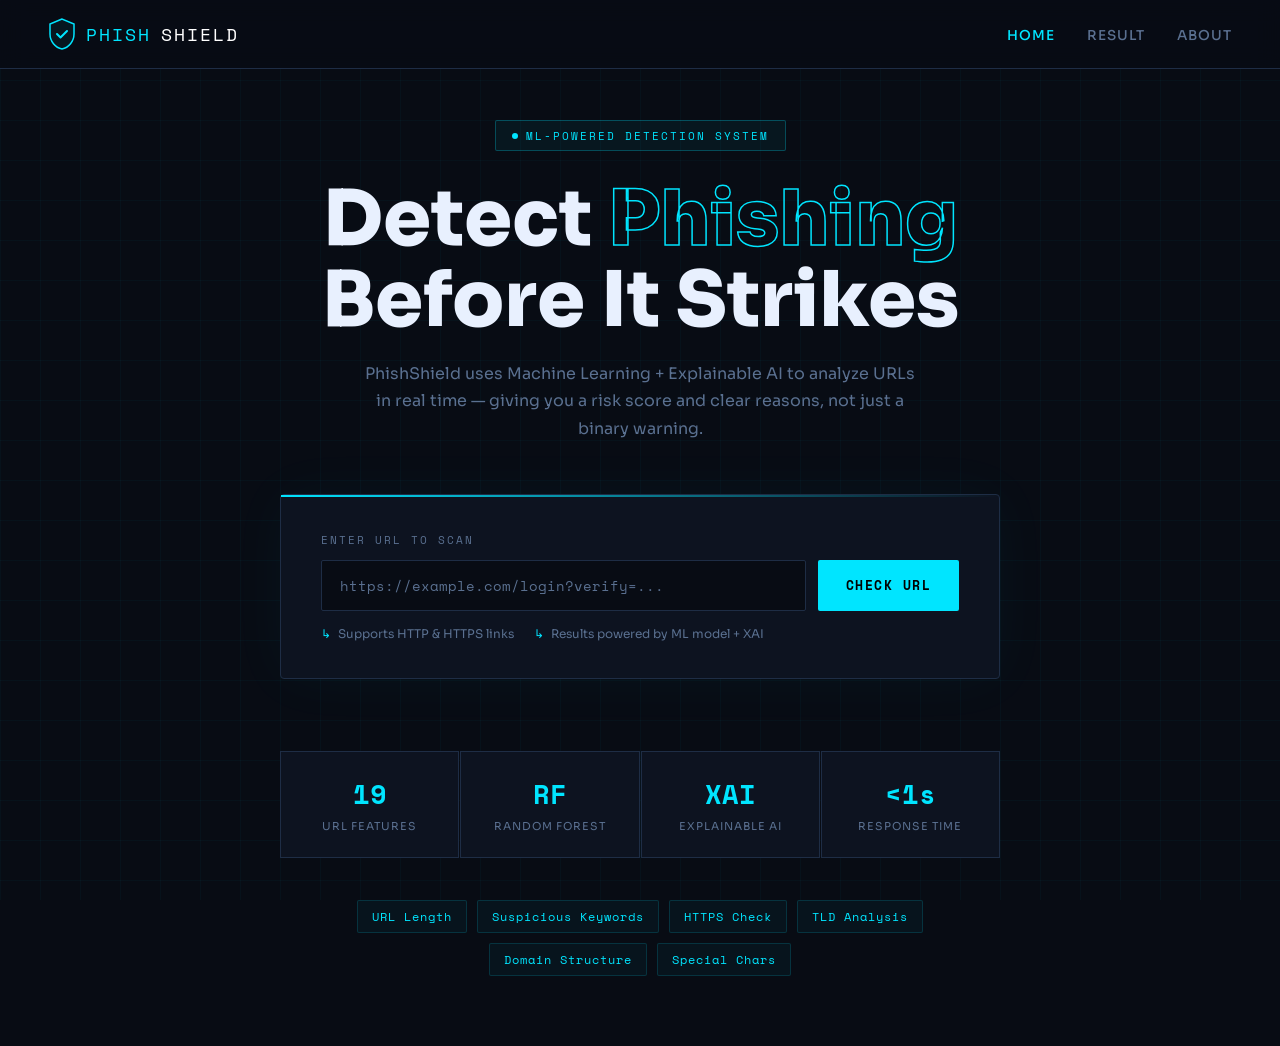
<file: frontend/templates/index.html>
<!DOCTYPE html>



<html lang="en">







<head>



    <meta charset="UTF-8">



    <meta name="viewport" content="width=device-width, initial-scale=1.0">



    <title>PhishShield — ML-Based Phishing Detection</title>



    <link



        href="https://fonts.googleapis.com/css2?family=Space+Mono:wght@400;700&family=Sora:wght@300;400;500;600;700;800&display=swap"



        rel="stylesheet">



    <style>



        :root {



            --bg: #080c14;



            --surface: #0d1320;



            --surface2: #121928;



            --border: #1e2d45;



            --accent: #00e5ff;



            --accent2: #ff3c5c;



            --warn: #ffb800;



            --safe: #00e676;



            --text: #e8f0fe;



            --muted: #5a7090;



            --mono: 'Space Mono', monospace;



            --sans: 'Sora', sans-serif;



        }







        * {



            margin: 0;



            padding: 0;



            box-sizing: border-box



        }







        html {



            scroll-behavior: smooth



        }







        body {



            background: var(--bg);



            color: var(--text);



            font-family: var(--sans);



            min-height: 100vh;



            overflow-x: hidden



        }







        body:before {



            content: "";



            position: fixed;



            inset: 0;



            background-image: linear-gradient(rgba(0, 229, 255, .03) 1px, transparent 1px), linear-gradient(90deg, rgba(0, 229, 255, .03) 1px, transparent 1px);



            background-size: 40px 40px;



            pointer-events: none;



            z-index: 0



        }







        nav {



            position: fixed;



            top: 0;



            left: 0;



            right: 0;



            z-index: 100;



            display: flex;



            align-items: center;



            justify-content: space-between;



            padding: 18px 48px;



            background: rgba(8, 12, 20, .9);



            backdrop-filter: blur(12px);



            border-bottom: 1px solid var(--border)



        }







        .logo {



            font-family: var(--mono);



            font-size: 1.1rem;



            color: var(--accent);



            letter-spacing: 2px;



            display: flex;



            align-items: center;



            gap: 10px;



            cursor: pointer



        }







        .logo svg {



            width: 28px;



            height: 32px



        }







        nav ul {



            display: flex;



            gap: 32px;



            list-style: none



        }







        nav a {



            color: var(--muted);



            text-decoration: none;



            font-size: .85rem;



            font-weight: 500;



            letter-spacing: 1px;



            text-transform: uppercase;



            transition: color .2s;



            cursor: pointer



        }







        nav a:hover,



        nav a.active {



            color: var(--accent)



        }







        .page {



            display: none;



            position: relative;



            z-index: 1



        }







        .page.active {



            display: block



        }







        #home.page.active,



        #result.page.active {



            display: flex



        }







        #home {



            min-height: 100vh;



            flex-direction: column;



            align-items: center;



            justify-content: center;



            padding: 120px 24px 70px



        }







        .hero-badge {



            display: inline-flex;



            align-items: center;



            gap: 8px;



            border: 1px solid rgba(0, 229, 255, .25);



            background: rgba(0, 229, 255, .05);



            color: var(--accent);



            font-family: var(--mono);



            font-size: .7rem;



            letter-spacing: 2px;



            padding: 6px 16px;



            border-radius: 2px;



            margin-bottom: 28px



        }







        .hero-badge:before {



            content: "";



            width: 6px;



            height: 6px;



            background: var(--accent);



            border-radius: 50%;



            animation: pulse 2s infinite



        }







        @keyframes pulse {







            0%,



            100% {



                opacity: 1;



                transform: scale(1)



            }







            50% {



                opacity: .4;



                transform: scale(.7)



            }



        }







        h1 {



            font-size: clamp(2.8rem, 6vw, 5rem);



            font-weight: 800;



            line-height: 1.05;



            text-align: center;



            max-width: 780px



        }







        h1 span {



            color: transparent;



            -webkit-text-stroke: 1.5px var(--accent)



        }







        .hero-sub {



            margin-top: 20px;



            color: var(--muted);



            font-size: 1rem;



            max-width: 560px;



            text-align: center;



            line-height: 1.7



        }







        .input-card {



            margin-top: 52px;



            width: 100%;



            max-width: 720px;



            background: var(--surface);



            border: 1px solid var(--border);



            border-radius: 4px;



            padding: 36px 40px;



            position: relative;



            box-shadow: 0 0 60px rgba(0, 229, 255, .04)



        }







        .input-card:before {



            content: "";



            position: absolute;



            top: 0;



            left: 0;



            right: 0;



            height: 2px;



            background: linear-gradient(90deg, var(--accent), transparent)



        }







        .input-label {



            font-family: var(--mono);



            font-size: .7rem;



            color: var(--muted);



            letter-spacing: 2px;



            text-transform: uppercase;



            margin-bottom: 12px;



            display: block



        }







        .input-row {



            display: flex;



            gap: 12px



        }







        .url-input {



            flex: 1;



            min-width: 0;



            background: var(--bg);



            border: 1px solid var(--border);



            color: var(--text);



            font-family: var(--mono);



            font-size: .9rem;



            padding: 14px 18px;



            border-radius: 2px;



            outline: none



        }







        .url-input:focus {



            border-color: var(--accent);



            box-shadow: 0 0 0 3px rgba(0, 229, 255, .08)



        }







        .url-input::placeholder {



            color: var(--muted)



        }







        .check-btn {



            background: var(--accent);



            color: #000;



            border: 0;



            font-family: var(--mono);



            font-size: .8rem;



            font-weight: 700;



            letter-spacing: 1.5px;



            padding: 14px 28px;



            border-radius: 2px;



            cursor: pointer;



            white-space: nowrap



        }







        .check-btn:hover {



            background: #33eeff;



            box-shadow: 0 0 20px rgba(0, 229, 255, .4)



        }







        .check-btn:disabled {



            opacity: .55;



            cursor: wait;



            box-shadow: none



        }







        .input-hint {



            margin-top: 14px;



            font-size: .75rem;



            color: var(--muted);



            display: flex;



            gap: 20px;



            flex-wrap: wrap



        }







        .input-hint span:before {



            content: "↳ ";



            color: var(--accent);



            font-family: var(--mono)



        }







        .error-box {



            display: none;



            margin-top: 14px;



            background: rgba(255, 60, 92, .07);



            border: 1px solid rgba(255, 60, 92, .3);



            border-left: 3px solid var(--accent2);



            padding: 12px 16px;



            font-size: .78rem;



            color: var(--accent2);



            font-family: var(--mono);



            line-height: 1.5



        }







        .error-box.show {



            display: block



        }







        .stats-row {



            margin-top: 72px;



            display: flex;



            gap: 1px;



            width: 100%;



            max-width: 720px



        }







        .stat {



            flex: 1;



            background: var(--surface);



            border: 1px solid var(--border);



            padding: 22px;



            text-align: center



        }







        .stat-num {



            font-family: var(--mono);



            font-size: 1.7rem;



            color: var(--accent);



            font-weight: 700;



            display: block



        }







        .stat-label {



            font-size: .68rem;



            color: var(--muted);



            letter-spacing: 1px;



            text-transform: uppercase;



            margin-top: 4px



        }







        .features-row {



            margin-top: 42px;



            display: flex;



            gap: 10px;



            flex-wrap: wrap;



            justify-content: center;



            max-width: 720px



        }







        .feat-pill {



            background: rgba(0, 229, 255, .04);



            border: 1px solid rgba(0, 229, 255, .15);



            color: var(--accent);



            font-size: .72rem;



            font-family: var(--mono);



            padding: 7px 14px;



            border-radius: 2px;



            letter-spacing: 1px



        }







        #result {



            min-height: 100vh;



            flex-direction: column;



            align-items: center;



            padding: 120px 24px 80px



        }







        .result-header {



            text-align: center;



            margin-bottom: 32px;



            width: 100%;



            max-width: 720px



        }







        .result-url-display {



            font-family: var(--mono);



            font-size: .8rem;



            color: var(--muted);



            background: var(--surface);



            border: 1px solid var(--border);



            padding: 10px 18px;



            border-radius: 2px;



            word-break: break-all



        }







        .result-url-display span {



            color: var(--accent)



        }







        .result-title {



            font-size: 1.8rem;



            font-weight: 700;



            margin-top: 12px



        }







        .verdict-card,



        .reasons-card,



        .features-card,



        .api-note {



            width: 100%;



            max-width: 720px



        }







        .verdict-card {



            border-radius: 4px;



            overflow: hidden;



            margin-bottom: 24px



        }







        .verdict-card.phishing {



            border: 1px solid rgba(255, 60, 92, .4);



            box-shadow: 0 0 40px rgba(255, 60, 92, .08)



        }







        .verdict-card.safe {



            border: 1px solid rgba(0, 230, 118, .4);



            box-shadow: 0 0 40px rgba(0, 230, 118, .08)



        }







        .verdict-card.warning {



            border: 1px solid rgba(255, 184, 0, .4);



            box-shadow: 0 0 40px rgba(255, 184, 0, .08)



        }







        .verdict-banner {



            padding: 24px 30px;



            display: flex;



            align-items: center;



            gap: 18px



        }







        .phishing .verdict-banner {



            background: rgba(255, 60, 92, .08);



            border-bottom: 1px solid rgba(255, 60, 92, .2)



        }







        .safe .verdict-banner {



            background: rgba(0, 230, 118, .06);



            border-bottom: 1px solid rgba(0, 230, 118, .2)



        }







        .warning .verdict-banner {



            background: rgba(255, 184, 0, .06);



            border-bottom: 1px solid rgba(255, 184, 0, .2)



        }







        .verdict-icon {



            font-size: 2.4rem;



            line-height: 1



        }







        .verdict-label {



            font-size: 1.5rem;



            font-weight: 800



        }







        .phishing .verdict-label {



            color: var(--accent2)



        }







        .safe .verdict-label {



            color: var(--safe)



        }







        .warning .verdict-label {



            color: var(--warn)



        }







        .verdict-sub {



            font-size: .82rem;



            color: var(--muted);



            margin-top: 3px



        }







        .verdict-body {



            background: var(--surface);



            padding: 26px 30px;



            display: grid;



            grid-template-columns: 1fr 1fr;



            gap: 22px



        }







        .risk-section {



            grid-column: 1/-1



        }







        .risk-label-row {



            display: flex;



            justify-content: space-between;



            align-items: baseline;



            margin-bottom: 10px



        }







        .risk-label,



        .detail-key {



            font-family: var(--mono);



            font-size: .68rem;



            color: var(--muted);



            letter-spacing: 1.5px;



            text-transform: uppercase



        }







        .risk-pct {



            font-family: var(--mono);



            font-size: 2rem;



            font-weight: 700



        }







        .risk-bar-track {



            height: 8px;



            background: rgba(255, 255, 255, .06);



            border-radius: 2px;



            overflow: hidden



        }







        .risk-bar-fill {



            height: 100%;



            border-radius: 2px;



            width: 0;



            transition: width .7s ease



        }







        .risk-bar-fill.phishing-fill {



            background: linear-gradient(90deg, var(--warn), var(--accent2))



        }







        .risk-bar-fill.safe-fill {



            background: linear-gradient(90deg, #00c853, var(--safe))



        }







        .risk-bar-fill.warning-fill {



            background: linear-gradient(90deg, #e65100, var(--warn))



        }







        .detail-key {



            margin-bottom: 5px



        }







        .detail-val {



            font-size: .88rem;



            font-weight: 500



        }







        .detail-val.bad {



            color: var(--accent2)



        }







        .detail-val.ok {



            color: var(--safe)



        }







        .detail-val.warn {



            color: var(--warn)



        }







        .reasons-card,



        .features-card {



            background: var(--surface);



            border: 1px solid var(--border);



            border-radius: 4px;



            overflow: hidden;



            margin-bottom: 24px



        }







        .reasons-card {



            border-top: 2px solid var(--accent2)



        }







        .features-card {



            border-top: 2px solid var(--accent)



        }







        .card-head {



            padding: 18px 28px;



            border-bottom: 1px solid var(--border);



            font-family: var(--mono);



            font-size: .72rem;



            color: var(--muted);



            letter-spacing: 1.5px;



            text-transform: uppercase



        }







        .reasons-list {



            list-style: none;



            padding: 8px 28px 6px



        }







        .reason-item {



            display: flex;



            align-items: flex-start;



            gap: 12px;



            padding: 14px 0;



            border-bottom: 1px solid rgba(30, 45, 69, .65);



            font-size: .8rem;



            line-height: 1.5



        }







        .reason-item:last-child {



            border-bottom: 0



        }







        .reason-icon {



            font-size: 1rem;



            line-height: 1.4;



            flex: 0 0 auto



        }







        .reason-main {



            flex: 1;



            min-width: 0



        }







        .reason-main strong {



            color: var(--text)



        }







        .reason-positive {



            border-left: 2px solid var(--accent2);



            padding-left: 12px



        }







        .reason-negative {



            border-left: 2px solid var(--safe);



            padding-left: 12px



        }







        .xai-impact {



            margin-left: auto;



            font-family: var(--mono);



            font-size: .65rem;



            padding: 3px 7px;



            border-radius: 2px;



            white-space: nowrap;



            flex: 0 0 auto



        }







        .xai-impact.positive {



            color: var(--accent2);



            background: rgba(255, 60, 92, .08);



            border: 1px solid rgba(255, 60, 92, .2)



        }







        .xai-impact.negative {



            color: var(--safe);



            background: rgba(0, 230, 118, .08);



            border: 1px solid rgba(0, 230, 118, .2)



        }







        .xai-note {



            padding: 12px 28px 18px;



            color: var(--muted);



            font-family: var(--mono);



            font-size: .67rem;



            line-height: 1.6



        }







        .feature-rows {



            padding: 12px 28px 20px



        }







        .feature-row {



            display: grid;



            grid-template-columns: 190px 1fr 58px;



            gap: 12px;



            align-items: center;



            margin: 11px 0



        }







        .feature-name {



            font-family: var(--mono);



            font-size: .68rem;



            color: var(--muted);



            overflow: hidden;



            text-overflow: ellipsis;



            white-space: nowrap



        }







        .feature-bar-track {



            height: 7px;



            background: rgba(255, 255, 255, .05);



            border-radius: 2px;



            overflow: hidden



        }







        .feature-bar-fill {



            height: 100%;



            border-radius: 2px;



            transition: width .4s ease



        }







        .feature-bar-fill.normal {



            background: var(--accent)



        }







        .feature-bar-fill.warning {



            background: var(--warn)



        }







        .feature-bar-fill.danger {



            background: var(--accent2)



        }







        .feature-val {



            text-align: right;



            font-family: var(--mono);



            font-size: .68rem



        }







        .feature-val.normal {



            color: var(--accent)



        }







        .feature-val.warning {



            color: var(--warn)



        }







        .feature-val.danger {



            color: var(--accent2)



        }







        .result-actions {



            width: 100%;



            max-width: 720px;



            display: grid;



            grid-template-columns: 1fr 1fr;



            gap: 12px;



            margin-bottom: 18px



        }







        .btn-outline,



        .btn-primary {



            padding: 14px;



            border-radius: 2px;



            font-family: var(--mono);



            font-size: .75rem;



            letter-spacing: 1px;



            cursor: pointer



        }







        .btn-outline {



            background: transparent;



            border: 1px solid var(--border);



            color: var(--muted)



        }







        .btn-outline:hover {



            border-color: var(--accent);



            color: var(--accent)



        }







        .btn-primary {



            background: var(--accent);



            border: 1px solid var(--accent);



            color: #000;



            font-weight: 700



        }







        .btn-primary:hover {



            background: #33eeff



        }







        .api-note {



            border: 1px solid rgba(0, 229, 255, .18);



            border-left: 3px solid var(--accent);



            background: rgba(0, 229, 255, .03);



            padding: 12px 18px;



            color: var(--muted);



            font-family: var(--mono);



            font-size: .68rem;



            line-height: 1.6



        }







        .api-note strong {



            color: var(--accent)



        }







        .empty-result {



            display: none;



            width: 100%;



            max-width: 720px;



            padding: 40px;



            text-align: center;



            background: var(--surface);



            border: 1px solid var(--border);



            color: var(--muted);



            font-family: var(--mono);



            font-size: .8rem



        }







        #about {



            min-height: 100vh;



            max-width: 900px;



            margin: auto;



            padding: 140px 28px 80px



        }







        .about-section-tag {



            font-family: var(--mono);



            font-size: .68rem;



            letter-spacing: 2px;



            color: var(--accent);



            margin-bottom: 12px



        }







        .about-h2 {



            font-size: 3rem;



            margin-bottom: 18px



        }







        .about-p {



            color: var(--muted);



            line-height: 1.8;



            max-width: 800px



        }







        .about-divider {



            height: 1px;



            background: var(--border);



            margin: 40px 0



        }







        .pipeline {



            display: grid;



            gap: 10px;



            margin: 18px 0 40px



        }







        .pipe-step {



            display: grid;



            grid-template-columns: 55px 1fr;



            gap: 16px;



            padding: 18px;



            background: var(--surface);



            border: 1px solid var(--border)



        }







        .pipe-num {



            font-family: var(--mono);



            color: var(--accent);



            font-size: .8rem



        }







        .pipe-title {



            font-weight: 600



        }







        .pipe-desc {



            color: var(--muted);



            font-size: .78rem;



            line-height: 1.6;



            margin-top: 5px



        }







        .tech-grid,



        .team-grid {



            display: grid;



            grid-template-columns: repeat(3, 1fr);



            gap: 10px;



            margin: 18px 0 40px



        }







        .tech-item,



        .team-card {



            background: var(--surface);



            border: 1px solid var(--border);



            padding: 18px



        }







        .tech-item-label {



            font-family: var(--mono);



            font-size: .65rem;



            color: var(--muted);



            text-transform: uppercase



        }







        .tech-item-val {



            margin-top: 6px



        }







        .team-card {



            text-align: center



        }







        .team-avatar {



            font-family: var(--mono);



            color: var(--accent);



            font-size: 1.2rem



        }







        .team-name {



            font-size: .82rem;



            margin-top: 8px



        }







        .team-usn {



            font-family: var(--mono);



            font-size: .65rem;



            color: var(--muted);



            margin-top: 5px



        }







        .sdg-row {



            display: flex;



            gap: 10px;



            flex-wrap: wrap;



            margin-top: 18px



        }







        .sdg-badge {



            font-family: var(--mono);



            font-size: .65rem;



            padding: 5px 10px;



            background: rgba(0, 229, 255, .05);



            border: 1px solid rgba(0, 229, 255, .18);



            color: var(--accent)



        }







        .spinner-overlay {



            display: none;



            position: fixed;



            inset: 0;



            background: rgba(8, 12, 20, .88);



            z-index: 200;



            align-items: center;



            justify-content: center;



            flex-direction: column;



            gap: 18px;



            backdrop-filter: blur(4px)



        }







        .spinner-overlay.show {



            display: flex



        }







        .spinner {



            width: 48px;



            height: 48px;



            border: 2px solid rgba(0, 229, 255, .15);



            border-top-color: var(--accent);



            border-radius: 50%;



            animation: spin .8s linear infinite



        }







        @keyframes spin {



            to {



                transform: rotate(360deg)



            }



        }







        .spinner-text {



            font-family: var(--mono);



            font-size: .75rem;



            color: var(--muted);



            letter-spacing: 2px



        }







        @media(max-width:700px) {



            nav {



                padding: 16px 20px



            }







            nav ul {



                gap: 15px



            }







            .input-card {



                padding: 25px 20px



            }







            .input-row {



                flex-direction: column



            }







            .stats-row {



                flex-wrap: wrap



            }







            .stat {



                min-width: 45%



            }







            .verdict-body {



                grid-template-columns: 1fr



            }







            .feature-row {



                grid-template-columns: 145px 1fr 50px



            }







            .xai-impact {



                font-size: .58rem



            }







            .result-actions {



                grid-template-columns: 1fr



            }







            .tech-grid,



            .team-grid {



                grid-template-columns: 1fr



            }







            .about-h2 {



                font-size: 2.3rem



            }



        }



    </style>



</head>







<body>



    <nav>   <div class="logo" onclick="showPage('home')">     <svg viewBox="0 0 28 32" fill="none" aria-hidden="true">  







                <path d="M14 1L2 6V16C2 23.2 7.2 29.8 14 31C20.8 29.8 26 23.2 26 16V6L14 1Z" stroke="#00e5ff"



                    stroke-width="1.5" fill="rgba(0,229,255,0.06)" />      



                <path d="M9 16L12.5 19.5L19 13" stroke="#00e5ff" stroke-width="2" stroke-linecap="round"



                    stroke-linejoin="round" />    



            </svg>     PHISH<span style="color:#fff">SHIELD</span>   </div>   <ul>     <li><a href="#home" id="nav-home"



                    onclick="showPage('home');return false">Home</a></li>     <li><a href="#result" id="nav-result"



                    onclick="showPage('result');return false">Result</a></li>     <li><a href="#about" id="nav-about"



                    onclick="showPage('about');return false">About</a></li>   </ul>



    </nav>



    <div class="spinner-overlay" id="spinner">   <div class="spinner"></div>   <div class="spinner-text"



            id="spinnerText">ANALYZING URL...</div>



    </div>



    <section class="page active" id="home">   <div class="hero-badge">ML-POWERED DETECTION SYSTEM</div>   <h1>Detect



            <span>Phishing</span><br>Before It Strikes</h1>   <p class="hero-sub">PhishShield uses Machine Learning +



            Explainable AI to analyze URLs in real time — giving you a risk score and clear reasons, not just a binary



            warning.</p>   <div class="input-card">     <label class="input-label" for="urlInput">Enter URL to



                scan</label>     <div class="input-row">       <input class="url-input" type="text" id="urlInput"



                    autocomplete="off" placeholder="https://example.com/login?verify=...">       <button type="button"



                    class="check-btn" id="checkBtn" onclick="checkURL()">CHECK URL</button>     </div>     <div



                class="input-hint"><span>Supports HTTP &amp; HTTPS links</span><span>Results powered by ML model +



                    XAI</span></div>     <div class="error-box" id="errorBox"></div>   </div>   <div class="stats-row">



                <div class="stat"><span class="stat-num">19</span><span class="stat-label">URL Features</span></div>    



            <div class="stat"><span class="stat-num">RF</span><span class="stat-label">Random Forest</span></div>    



            <div class="stat"><span class="stat-num">XAI</span><span class="stat-label">Explainable AI</span></div>    



            <div class="stat"><span class="stat-num">&lt;1s</span><span class="stat-label">Response Time</span></div>  



        </div>   <div class="features-row">     <span class="feat-pill">URL Length</span><span



                class="feat-pill">Suspicious Keywords</span>     <span class="feat-pill">HTTPS Check</span><span



                class="feat-pill">TLD Analysis</span>     <span class="feat-pill">Domain Structure</span><span



                class="feat-pill">Special Chars</span>   </div>



    </section>



    <section class="page" id="result">   <div class="result-header">     <div class="result-url-display">Scanning: <span



                    id="scannedUrl">No URL scanned yet</span></div>     <div class="result-title">Analysis Complete



            </div>   </div>   <div class="empty-result" id="emptyResult">Enter a URL on the Home page and click CHECK



            URL to run the ML + XAI analysis.</div>   <div class="verdict-card" id="verdictCard">     <div



                class="verdict-banner">       <div class="verdict-icon" id="verdictIcon">⚠️</div>       <div>



                    <div class="verdict-label" id="verdictLabel">WAITING FOR SCAN</div>



                    <div class="verdict-sub" id="verdictSub">Run a URL analysis to see the model result.</div>



                </div>     </div>     <div class="verdict-body">       <div class="risk-section">         <div



                        class="risk-label-row"><span class="risk-label">Confidence Score</span><span class="risk-pct"



                            id="riskPct">—</span></div>         <div class="risk-bar-track">



                        <div class="risk-bar-fill" id="riskBarFill"></div>



                    </div>       </div>       <div class="detail-item">



                    <div class="detail-key">Model</div>



                    <div class="detail-val">Random Forest</div>



                </div>       <div class="detail-item">



                    <div class="detail-key">Threshold</div>



                    <div class="detail-val">≥ 70% = Phishing</div>



                </div>       <div class="detail-item">



                    <div class="detail-key">URL Length</div>



                    <div class="detail-val" id="urlLen">—</div>



                </div>       <div class="detail-item">



                    <div class="detail-key">HTTPS</div>



                    <div class="detail-val" id="httpsVal">—</div>



                </div>



                <div class="detail-item">



                    <div class="detail-key">ML Probability</div>



                    <div class="detail-val" id="mlProbability">—</div>



                </div>



                <div class="detail-item">



                    <div class="detail-key">Risk Level</div>



                    <div class="detail-val" id="riskLevel">—</div>



                </div>



                <div class="detail-item" style="grid-column:1/-1">



                    <div class="detail-key">Decision Reason</div>



                    <div class="detail-val" id="decisionReason">—</div>



                </div>    



            </div>   </div>   <div class="reasons-card">     <div class="card-head">🧠 Why was this flagged? — XAI



                Feature Analysis</div>     <ul class="reasons-list" id="reasonsList"></ul>     <div class="xai-note">



                SHAP shows how each top feature contributed to the model's prediction. Positive values push the



                prediction toward phishing; negative values push it away from phishing.</div>   </div>   <div



            class="features-card">     <div class="card-head">📊 Extracted URL Features (19 features)</div>     <div



                class="feature-rows" id="featureRows"></div>   </div>   <div class="result-actions">     <button



                type="button" class="btn-outline" onclick="showPage('home')">← Check Another URL</button>     <button



                type="button" class="btn-primary" onclick="showPage('about')">ℹ How It Works</button>   </div>   <div



            class="api-note"><strong>Connected:</strong> Results are from your trained ML model via



            <code>POST /predict</code>.</div>



    </section>



    <section class="page" id="about">   <div class="about-section-tag">// ABOUT THE PROJECT</div>   <h2



            class="about-h2">PhishShield</h2>   <p class="about-p">PhishShield is a Machine Learning-based phishing



            detection and prevention system. It combines URL feature extraction, a Random Forest classifier, and



            Explainable AI to provide a prediction together with understandable feature contributions.</p>   <div



            class="sdg-row"><span class="sdg-badge">SDG 9 — Industry &amp; Innovation</span><span class="sdg-badge">SDG



                16 — Peace &amp; Justice</span><span class="sdg-badge">SDG 4 — Quality Education</span></div>   <div



            class="about-divider"></div>   <div class="about-section-tag">// HOW IT WORKS</div>   <div class="pipeline">



                <div class="pipe-step">



                <div class="pipe-num">01</div>



                <div>



                    <div class="pipe-title">Data Collection &amp; Preprocessing</div>



                    <div class="pipe-desc">URLs are cleaned and prepared for supervised machine-learning training.</div>



                </div>



            </div>     <div class="pipe-step">



                <div class="pipe-num">02</div>



                <div>



                    <div class="pipe-title">Feature Extraction — 19 Features</div>



                    <div class="pipe-desc">URL length, punctuation counts, HTTP/HTTPS status, suspicious keywords, TLD,



                        subdomain structure, domain digits, direct IP detection and look-alike domain detection.</div>



                </div>



            </div>     <div class="pipe-step">



                <div class="pipe-num">03</div>



                <div>



                    <div class="pipe-title">ML Classification — Random Forest</div>



                    <div class="pipe-desc">The trained Random Forest model returns a phishing probability through



                        predict_proba(). The project uses a 0.7 phishing threshold.</div>



                </div>



            </div>     <div class="pipe-step">



                <div class="pipe-num">04</div>



                <div>



                    <div class="pipe-title">Explainable AI — SHAP</div>



                    <div class="pipe-desc">SHAP identifies the strongest feature contributions for the individual URL



                        prediction and the frontend presents them as human-readable explanations.</div>



                </div>



            </div>     <div class="pipe-step">



                <div class="pipe-num">05</div>



                <div>



                    <div class="pipe-title">Flask REST API</div>



                    <div class="pipe-desc">The frontend sends a POST request to /predict and receives the prediction,



                        confidence, ML probability, risk level, security analysis, extracted features and XAI



                        explanation.</div>



                </div>



            </div>   </div>   <div class="about-section-tag">// TECH STACK</div>   <div class="tech-grid">     <div



                class="tech-item">



                <div class="tech-item-label">Language</div>



                <div class="tech-item-val">Python 3.x</div>



            </div>     <div class="tech-item">



                <div class="tech-item-label">ML Library</div>



                <div class="tech-item-val">Scikit-learn</div>



            </div>     <div class="tech-item">



                <div class="tech-item-label">Model</div>



                <div class="tech-item-val">Random Forest</div>



            </div>     <div class="tech-item">



                <div class="tech-item-label">XAI</div>



                <div class="tech-item-val">SHAP</div>



            </div>     <div class="tech-item">



                <div class="tech-item-label">Web Framework</div>



                <div class="tech-item-val">Flask + CORS</div>



            </div>     <div class="tech-item">



                <div class="tech-item-label">Model Storage</div>



                <div class="tech-item-val">joblib (.pkl)</div>



            </div>   </div>   <div class="about-section-tag">// TEAM — BATCH 3</div>   <div class="team-grid">     <div



                class="team-card">



                <div class="team-avatar">DK</div>



                <div class="team-name">D Nanditha Kale</div>



                <div class="team-usn">1BY23CB012</div>



            </div>     <div class="team-card">



                <div class="team-avatar">SK</div>



                <div class="team-name">Sneha Kumari</div>



                <div class="team-usn">1BY23CB065</div>



            </div>     <div class="team-card">



                <div class="team-avatar">PM</div>



                <div class="team-name">Priyanka S M</div>



                <div class="team-usn">1BY24CB402</div>



            </div>   </div>   <div class="about-divider"></div>   <p



            style="font-size:.75rem;color:var(--muted);font-family:var(--mono)">Guide: Prof. Harshitha B K &nbsp;|&nbsp;



            Subject: BCBP606 &nbsp;|&nbsp; BMSIT&amp;M, Bengaluru</p>



    </section>



    <script>  "use strict"; const API_URL = "http://127.0.0.1:5000/predict"; let lastResult = null; const SUSPICIOUS_WORDS = ["login", "secure", "verify", "account", "bank", "update", "free", "bonus", "paypal", "signin", "confirm", "security", "alert"]; const SUSPICIOUS_TLDS = [".xyz", ".tk", ".ml", ".ga", ".cf", ".gq", ".top", ".biz", ".info"]; const FEATURE_META = [["url_length", "URL length", 150], ["dot_count", "Number of dots", 8], ["dash_count", "Number of hyphens", 6], ["slash_count", "Number of slashes", 10], ["equals_count", "Number of equal signs", 5], ["has_https", "HTTPS present", 1], ["has_http_only", "HTTP without HTTPS", 1], ["has_at_symbol", "@ symbol present", 1], ["digit_count", "Number of digits", 20], ["has_suspicious_word", "Suspicious word present", 1], ["suspicious_word_count", "Number of suspicious words", 5], ["has_suspicious_tld", "Suspicious TLD", 1], ["deep_subdomain", "Multiple subdomains", 1], ["has_dash_in_domain", "Hyphen in domain", 1], ["domain_has_digits", "Digit in domain", 1], ["domain_length", "Domain length", 50], ["is_long_url", "URL length > 60", 1], ["is_ip_address", "Direct IP address", 1], ["is_lookalike_domain", "Look-alike domain", 1]]; function showPage(name) { document.querySelectorAll(".page").forEach(p => p.classList.remove("active")); const page = document.getElementById(name); if (page) page.classList.add("active"); document.querySelectorAll("nav a").forEach(a => a.classList.remove("active")); const link = document.getElementById("nav-" + name); if (link) link.classList.add("active"); window.scrollTo({ top: 0, behavior: "smooth" }); if (name === "result" && !lastResult) { document.getElementById("emptyResult").style.display = "block"; } else { document.getElementById("emptyResult").style.display = "none"; } } function getBackendFeatures(data) { if (data && data.features && typeof data.features === "object") { return data.features; } const source = String(data?.normalized_url || data?.url || "").toLowerCase(); return { url_length: source.length, dot_count: (source.match(/\./g) || []).length, dash_count: (source.match(/-/g) || []).length, slash_count: (source.match(/\//g) || []).length, equals_count: (source.match(/=/g) || []).length, has_https: source.startsWith("https://") ? 1 : 0, has_http_only: source.startsWith("http://") ? 1 : 0, has_at_symbol: source.includes("@") ? 1 : 0, digit_count: (source.match(/\d/g) || []).length, has_suspicious_word: 0, suspicious_word_count: 0, has_suspicious_tld: 0, deep_subdomain: 0, has_dash_in_domain: 0, domain_has_digits: 0, domain_length: 0, is_long_url: source.length > 60 ? 1 : 0, is_ip_address: data?.security_analysis?.is_ip_address ? 1 : 0, is_lookalike_domain: data?.security_analysis?.lookalike_domain?.is_lookalike ? 1 : 0 }; } function escapeHtml(value) { return String(value).replace(/[&<>"']/g, ch => ({ "&": "&amp;", "<": "&lt;", ">": "&gt;", '"': "&quot;", "'": "&#39;" }[ch])); } function renderFeatureRows(features, securityAnalysis) { const danger = new Set(["has_suspicious_word", "has_suspicious_tld", "has_http_only", "has_at_symbol", "deep_subdomain", "has_dash_in_domain", "domain_has_digits", "is_long_url", "is_ip_address", "is_lookalike_domain", "suspicious_word_count"]); const warning = new Set(["url_length", "dash_count", "digit_count", "equals_count", "dot_count"]); const rows = FEATURE_META.map(([key, label, max]) => { const raw = Number(features[key]) || 0; const pct = Math.min(100, Math.round((raw / max) * 100)); const cls = danger.has(key) && raw > 0 ? "danger" : (warning.has(key) && pct > 40 ? "warning" : "normal"); const display = max === 1 ? (raw ? "YES" : "NO") : raw; return `<div class="feature-row">       <span class="feature-name" title="${escapeHtml(label)}">${escapeHtml(label)}</span>       <div class="feature-bar-track"><div class="feature-bar-fill ${cls}" style="width:${pct}%"></div></div>       <span class="feature-val ${cls}">${display}</span>     </div>`; }).join(""); document.getElementById("featureRows").innerHTML = rows; } function renderXAI(explanation) { const list = document.getElementById("reasonsList"); if (!Array.isArray(explanation) || explanation.length === 0) { list.innerHTML = `<li class="reason-item"><span class="reason-icon">⚠️</span><span class="reason-main">No explanation was returned by the backend.</span></li>`; return; } list.innerHTML = explanation.map(item => { const source = item.source || "shap"; const value = Number(item.impact) || 0; const positive = value > 0; const icon = source === "security" ? "🛡️" : (positive ? "🔴" : "🟢"); const label = source === "security" ? "SECURITY RULE" : (positive ? "TOWARD PHISHING" : "AWAY FROM PHISHING"); const cls = source === "security" ? "reason-positive" : (positive ? "reason-positive" : "reason-negative"); const impactClass = positive ? "positive" : "negative"; return `<li class="reason-item ${cls}">        <span class="reason-icon">${icon}</span>        <span class="reason-main"><strong>${escapeHtml(item.feature || "Feature")}</strong> — ${escapeHtml(item.reason || "Explanation returned by backend.")}</span>        <span class="xai-impact ${impactClass}">${label}${source === "security" ? "" : " " + (value >= 0 ? "+" : "") + value.toFixed(4)}</span>      </li>`; }).join(""); } function renderResult(data) { const url = data.url || data.normalized_url || ""; const isPhishing = Boolean(data.is_phishing); const confidence = Number(data.confidence) || 0; const riskLevel = String(data.risk_level || "low").toLowerCase(); const explanation = Array.isArray(data.explanation) ? data.explanation : []; const securityAnalysis = data.security_analysis || {}; const mlProbability = Number(data.ml_probability); const decisionReason = data.decision_reason || "No decision reason was returned by the backend."; const features = getBackendFeatures(data); const card = document.getElementById("verdictCard"); const bar = document.getElementById("riskBarFill"); const https = document.getElementById("httpsVal"); const urlLen = document.getElementById("urlLen"); const mlProbEl = document.getElementById("mlProbability"); const riskLevelEl = document.getElementById("riskLevel"); const decisionReasonEl = document.getElementById("decisionReason"); card.classList.remove("phishing", "safe", "warning"); let classification = "safe"; if (isPhishing || riskLevel === "high") { classification = "phishing"; } else if (riskLevel === "warning") { classification = "warning"; } card.classList.add(classification); document.getElementById("scannedUrl").textContent = url; if (classification === "phishing") { document.getElementById("verdictIcon").textContent = "🚨"; document.getElementById("verdictLabel").textContent = "PHISHING DETECTED"; document.getElementById("verdictSub").textContent = "High risk — avoid visiting this URL."; } else if (classification === "warning") { document.getElementById("verdictIcon").textContent = "⚠️"; document.getElementById("verdictLabel").textContent = "SECURITY WARNING"; document.getElementById("verdictSub").textContent = "The URL has a security concern; review it carefully."; } else { document.getElementById("verdictIcon").textContent = "🛡️"; document.getElementById("verdictLabel").textContent = "LIKELY SAFE"; document.getElementById("verdictSub").textContent = "The model did not classify this URL as phishing."; } const pct = Math.round(Math.max(0, Math.min(1, confidence)) * 100); document.getElementById("riskPct").textContent = (confidence * 100).toFixed(2) + "%"; bar.className = "risk-bar-fill " + classification + "-fill"; requestAnimationFrame(() => bar.style.width = pct + "%"); urlLen.textContent = (features.url_length ?? "—") + " chars"; urlLen.className = "detail-val"; https.textContent = features.has_https ? "Yes" : "No"; https.className = "detail-val " + (features.has_https ? "ok" : "bad"); mlProbEl.textContent = Number.isFinite(mlProbability) ? (mlProbability * 100).toFixed(2) + "%" : "—"; riskLevelEl.textContent = riskLevel.toUpperCase(); riskLevelEl.className = "detail-val " + (classification === "phishing" ? "bad" : classification === "warning" ? "warn" : "ok"); decisionReasonEl.textContent = decisionReason; renderXAI(explanation); renderFeatureRows(features, securityAnalysis); document.getElementById("emptyResult").style.display = "none"; } async function checkURL() { const input = document.getElementById("urlInput"); const btn = document.getElementById("checkBtn"); const error = document.getElementById("errorBox"); const url = input.value.trim(); error.classList.remove("show"); error.textContent = ""; if (!url) { error.textContent = "Please enter a URL."; error.classList.add("show"); input.focus(); return; } btn.disabled = true; document.getElementById("spinner").classList.add("show"); document.getElementById("spinnerText").textContent = "ANALYZING URL..."; try { const response = await fetch(API_URL, { method: "POST", headers: { "Content-Type": "application/json" }, body: JSON.stringify({ url: url }) }); let data = {}; try { data = await response.json(); } catch (e) { } if (!response.ok) { throw new Error(data.error || ("Backend returned HTTP " + response.status)); } if (typeof data.is_phishing === "undefined" || typeof data.confidence === "undefined") { throw new Error("Backend response is missing is_phishing or confidence."); } lastResult = data; renderResult(data); showPage("result"); } catch (err) { console.error("PhishShield API error:", err); error.textContent = "⚠ " + err.message + " Make sure Flask is running with: python run.py"; error.classList.add("show"); } finally { btn.disabled = false; document.getElementById("spinner").classList.remove("show"); } } document.getElementById("urlInput").addEventListener("keydown", e => { if (e.key === "Enter") checkURL(); }); showPage("home");  </script>



</body>







</html>
</file>
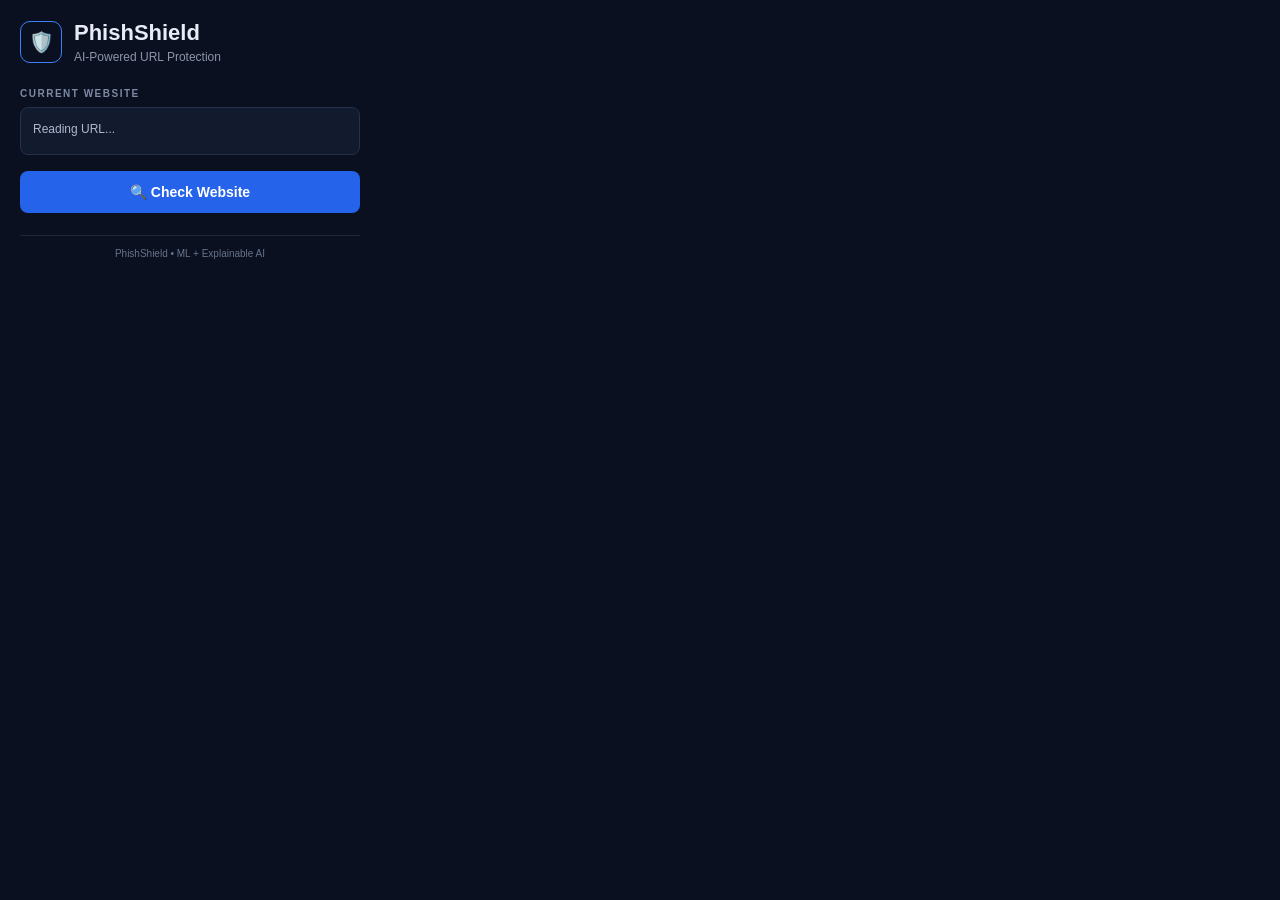
<file: browser-extension/popup.html>
<!DOCTYPE html>
<html lang="en">
<head>
    <meta charset="UTF-8">
    <meta name="viewport" content="width=device-width, initial-scale=1.0">
    <title>PhishShield</title>
    <link rel="stylesheet" href="popup.css">
</head>

<body>

    <div class="container">

        <header>
            <div class="logo">🛡️</div>
            <div>
                <h1>PhishShield</h1>
                <p>AI-Powered URL Protection</p>
            </div>
        </header>

        <div class="url-section">
            <div class="section-label">CURRENT WEBSITE</div>

            <div id="currentUrl" class="current-url">
                Reading URL...
            </div>
        </div>

        <button id="checkButton">
            🔍 Check Website
        </button>

        <div id="loading" class="loading hidden">
            <div class="spinner"></div>
            <span>Analyzing URL...</span>
        </div>

        <div id="errorBox" class="error hidden"></div>

        <div id="result" class="result hidden">

            <div id="verdictCard" class="verdict-card">

                <div id="verdictIcon" class="verdict-icon">🛡️</div>

                <div id="verdictLabel" class="verdict-label">
                    LIKELY SAFE
                </div>

                <div id="confidence" class="confidence">
                    Confidence: —
                </div>

            </div>

            <div class="xai-section">

                <div class="section-title">
                    🧠 Why this classification?
                </div>

                <div id="explanations"></div>

            </div>

        </div>

        <footer>
            PhishShield • ML + Explainable AI
        </footer>

    </div>

    <script src="popup.js"></script>

</body>
</html>
</file>
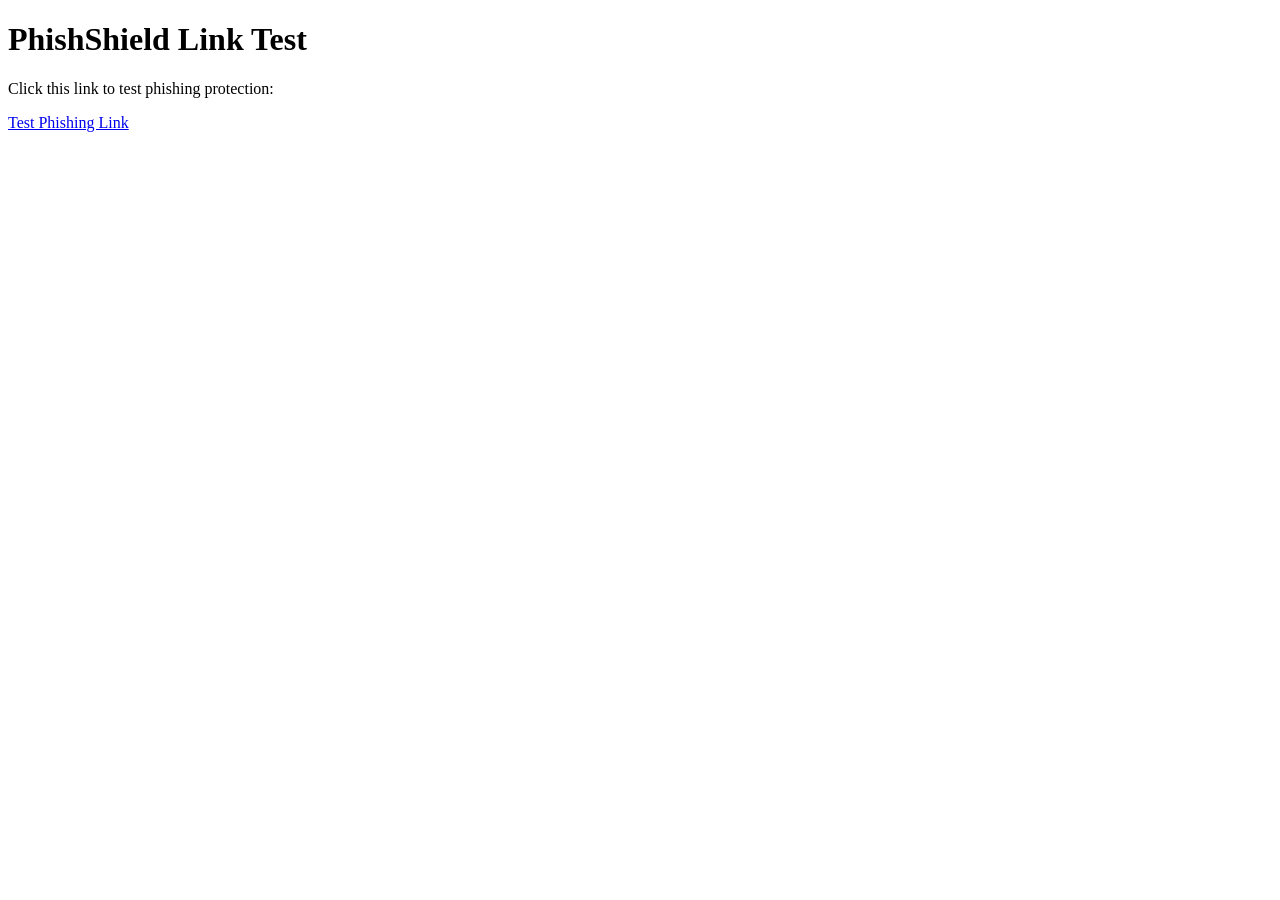
<file: browser-extension/test.html>
<!DOCTYPE html>
<html>
<head>
    <title>PhishShield Link Test</title>
</head>
<body>
    <h1>PhishShield Link Test</h1>

    <p>
        Click this link to test phishing protection:
    </p>

    <a href="http://secure-bank-login-example.xyz/verify-account">
        Test Phishing Link
    </a>
</body>
</html>
</file>
<file: browser-extension/popup.css>
* {
    box-sizing: border-box;
}

body {
    margin: 0;
    width: 380px;
    min-height: 500px;
    background: #0b1020;
    color: #e8ecf7;
    font-family: Arial, sans-serif;
}

.container {
    padding: 20px;
}

header {
    display: flex;
    align-items: center;
    gap: 12px;
    margin-bottom: 24px;
}

.logo {
    width: 42px;
    height: 42px;
    border: 1px solid #3b82f6;
    border-radius: 10px;
    display: flex;
    align-items: center;
    justify-content: center;
    color: #60a5fa;
    font-size: 20px;
    font-weight: bold;
}

h1 {
    margin: 0;
    font-size: 22px;
}

header p {
    margin: 4px 0 0;
    color: #8b95aa;
    font-size: 12px;
}

.section-label {
    color: #7d8aa5;
    font-size: 10px;
    font-weight: bold;
    letter-spacing: 1.5px;
    margin-bottom: 8px;
}

.current-url {
    background: #121a2d;
    border: 1px solid #25304a;
    border-radius: 8px;
    padding: 12px;
    color: #aeb9cf;
    font-size: 12px;
    line-height: 1.5;
    word-break: break-all;
    min-height: 48px;
}

button {
    width: 100%;
    margin-top: 16px;
    padding: 13px;
    border: none;
    border-radius: 8px;
    background: #2563eb;
    color: white;
    font-size: 14px;
    font-weight: bold;
    cursor: pointer;
}

button:hover {
    background: #1d4ed8;
}

button:disabled {
    opacity: 0.6;
    cursor: not-allowed;
}

.loading {
    display: flex;
    align-items: center;
    justify-content: center;
    gap: 10px;
    margin-top: 18px;
    color: #9aa7bf;
    font-size: 13px;
}

.hidden {
    display: none;
}

.spinner {
    width: 16px;
    height: 16px;
    border: 2px solid #34415e;
    border-top-color: #60a5fa;
    border-radius: 50%;
    animation: spin 0.8s linear infinite;
}

@keyframes spin {
    to {
        transform: rotate(360deg);
    }
}

.error {
    margin-top: 16px;
    padding: 12px;
    border-radius: 8px;
    background: #35151b;
    border: 1px solid #7f1d1d;
    color: #fca5a5;
    font-size: 12px;
    line-height: 1.5;
}

.result {
    margin-top: 18px;
}

.verdict-card {
    padding: 18px;
    border-radius: 10px;
    text-align: center;
    background: #121a2d;
    border: 1px solid #334155;
}

.verdict-card.safe {
    border-color: #15803d;
}

.verdict-card.phishing {
    border-color: #dc2626;
}

.verdict-icon {
    font-size: 28px;
    margin-bottom: 8px;
}

.verdict-label {
    font-size: 17px;
    font-weight: bold;
}

.confidence {
    margin-top: 7px;
    color: #9aa7bf;
    font-size: 12px;
}

.xai-section {
    margin-top: 18px;
}

.section-title {
    font-size: 13px;
    font-weight: bold;
    margin-bottom: 10px;
}

.explanation-item {
    padding: 10px;
    margin-bottom: 8px;
    background: #121a2d;
    border: 1px solid #25304a;
    border-radius: 8px;
}

.explanation-feature {
    font-size: 12px;
    font-weight: bold;
    color: #dbe5f5;
}

.explanation-reason {
    margin-top: 4px;
    font-size: 11px;
    line-height: 1.5;
    color: #8996ad;
}

.explanation-impact {
    margin-top: 5px;
    font-size: 10px;
    color: #60a5fa;
}

footer {
    margin-top: 22px;
    padding-top: 12px;
    border-top: 1px solid #1f2937;
    text-align: center;
    color: #64748b;
    font-size: 10px;
}
</file>
